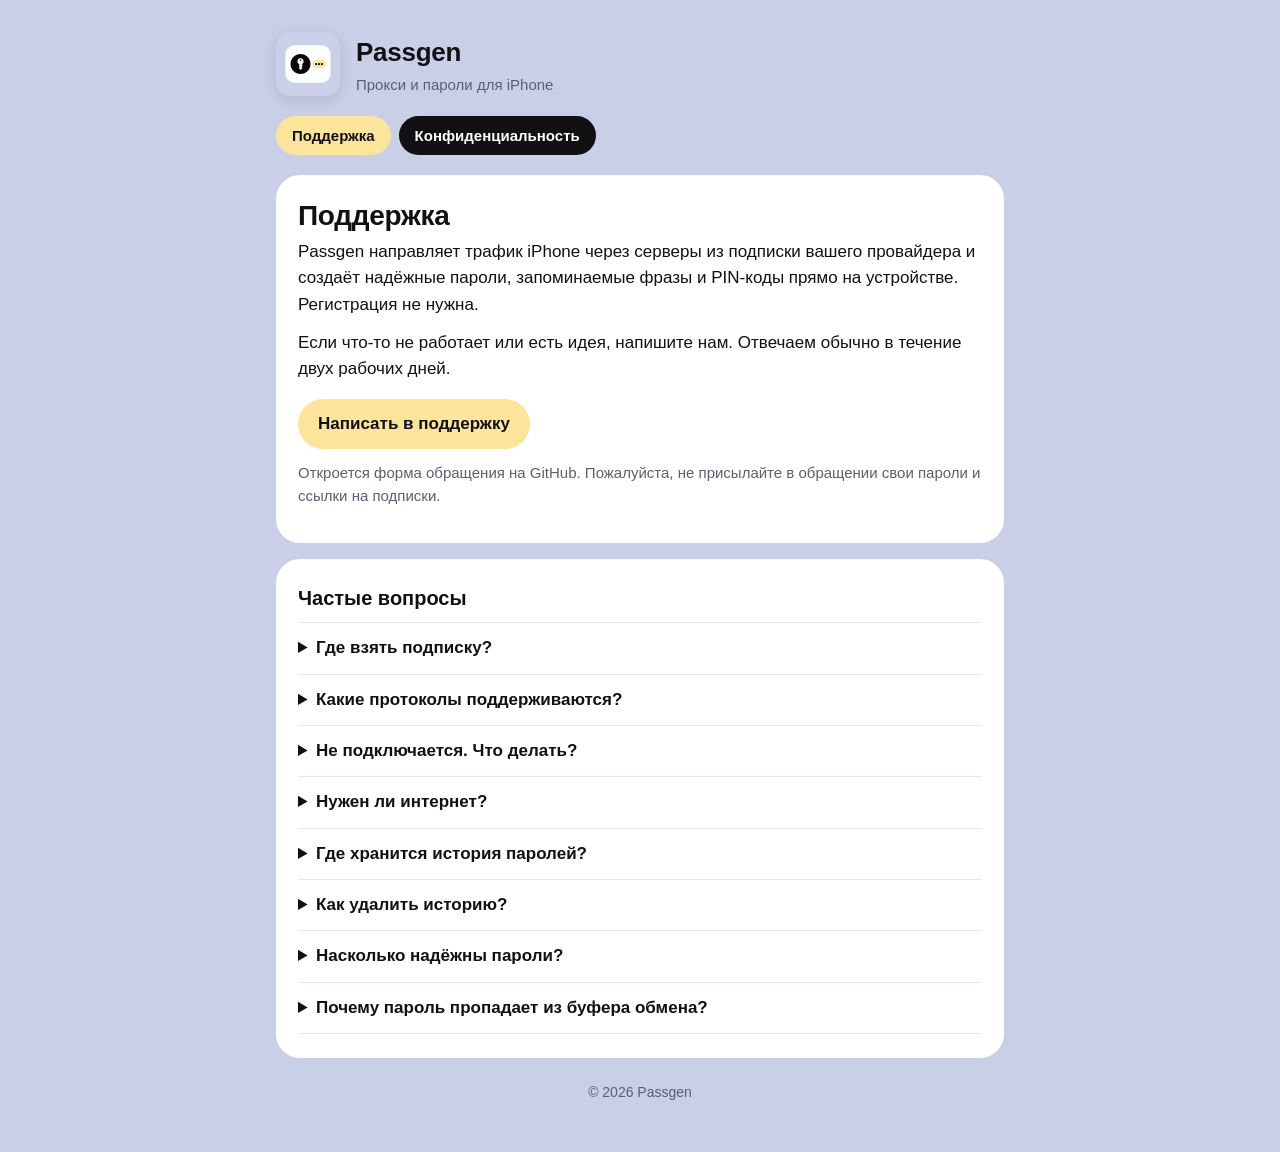
<file: index.html>
<!doctype html>
<html lang="ru">
<head>
<meta charset="utf-8">
<meta name="viewport" content="width=device-width, initial-scale=1">
<title>Passgen — поддержка</title>
<meta name="description" content="Поддержка Passgen: прокси-клиент и генератор паролей для iPhone.">
<link rel="icon" href="icon.png">
<link rel="stylesheet" href="style.css">
</head>
<body>
<div class="wrap">
  <header>
    <img src="icon.png" alt="">
    <div>
      <div class="name">Passgen</div>
      <div class="tag">Прокси и пароли для iPhone</div>
    </div>
  </header>

  <nav>
    <a href="./" aria-current="page">Поддержка</a>
    <a href="privacy.html">Конфиденциальность</a>
  </nav>

  <section class="card">
    <h1>Поддержка</h1>
    <p>Passgen направляет трафик iPhone через серверы из подписки вашего провайдера и создаёт надёжные пароли, запоминаемые фразы и PIN-коды прямо на устройстве. Регистрация не нужна.</p>
    <p>Если что-то не работает или есть идея, напишите нам. Отвечаем обычно в течение двух рабочих дней.</p>
    <a class="mail" href="https://github.com/aknurkanatbek3-bit/passgen-app/issues/new">Написать в поддержку</a>
    <p class="muted" style="margin-top:12px">Откроется форма обращения на GitHub. Пожалуйста, не присылайте в обращении свои пароли и ссылки на подписки.</p>
  </section>

  <section class="card">
    <h2>Частые вопросы</h2>
    <details>
      <summary>Где взять подписку?</summary>
      <p>У своего провайдера. Passgen не продаёт доступ к серверам и не предоставляет их: он только подключается к серверам из вашей подписки. Скопируйте ссылку вида https://… и вставьте её на первой вкладке кнопкой «+».</p>
    </details>
    <details>
      <summary>Какие протоколы поддерживаются?</summary>
      <p>VLESS (включая Reality), VMess, Trojan, Shadowsocks и SOCKS. Серверы с другими протоколами Passgen скрывает и пишет, сколько их пропущено.</p>
    </details>
    <details>
      <summary>Не подключается. Что делать?</summary>
      <p>При первом подключении iOS попросит разрешение добавить конфигурацию — разрешите его. Если подключение всё равно обрывается, обновите подписку кнопкой со стрелкой и попробуйте другой сервер. Причина последнего сбоя видна в журнале подключения (кнопка с документом вверху слева). Его можно скопировать и прислать нам или провайдеру.</p>
    </details>
    <details>
      <summary>Нужен ли интернет?</summary>
      <p>Для прокси — да. Генератор паролей работает без интернета: пароли создаются прямо на iPhone и никуда не отправляются.</p>
    </details>
    <details>
      <summary>Где хранится история паролей?</summary>
      <p>В Связке ключей iOS только на этом iPhone. Открыть её можно по Face ID или код-паролю устройства. В iCloud история не попадает.</p>
    </details>
    <details>
      <summary>Как удалить историю?</summary>
      <p>Одну запись удаляет кнопка с корзиной на её карточке во вкладке «История». Всю историю сразу — кнопка «Очистить историю» в настройках. Сохранение истории там же можно выключить.</p>
    </details>
    <details>
      <summary>Насколько надёжны пароли?</summary>
      <p>Пароли создаёт криптостойкий генератор случайных чисел iOS. Для каждого пароля приложение показывает энтропию в битах и примерное время подбора.</p>
    </details>
    <details>
      <summary>Почему пароль пропадает из буфера обмена?</summary>
      <p>Чтобы пароль не остался в буфере надолго, Passgen очищает его через выбранное время: 30 секунд, 1 или 2 минуты. Срок или «Никогда» выбирается в настройках, в разделе «Буфер обмена».</p>
    </details>
  </section>

  <footer>© 2026 Passgen</footer>
</div>
</body>
</html>
</file>
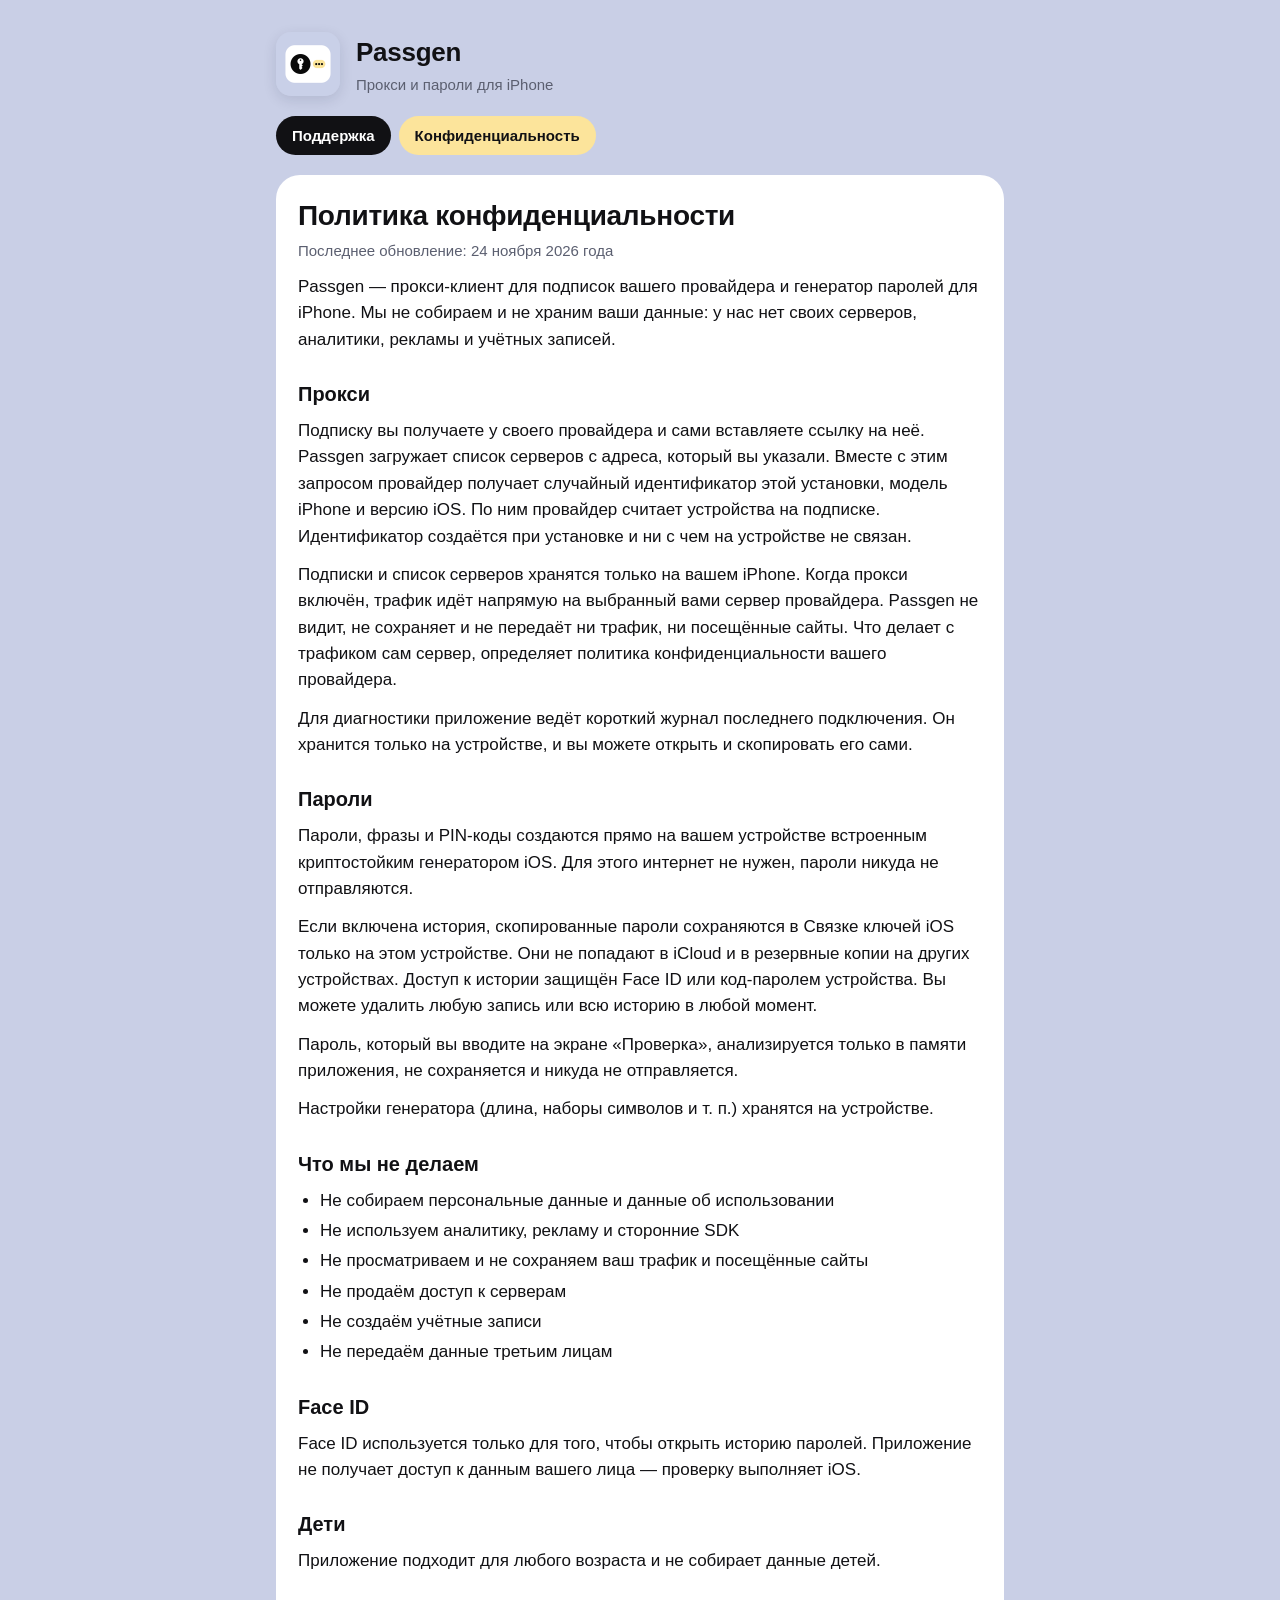
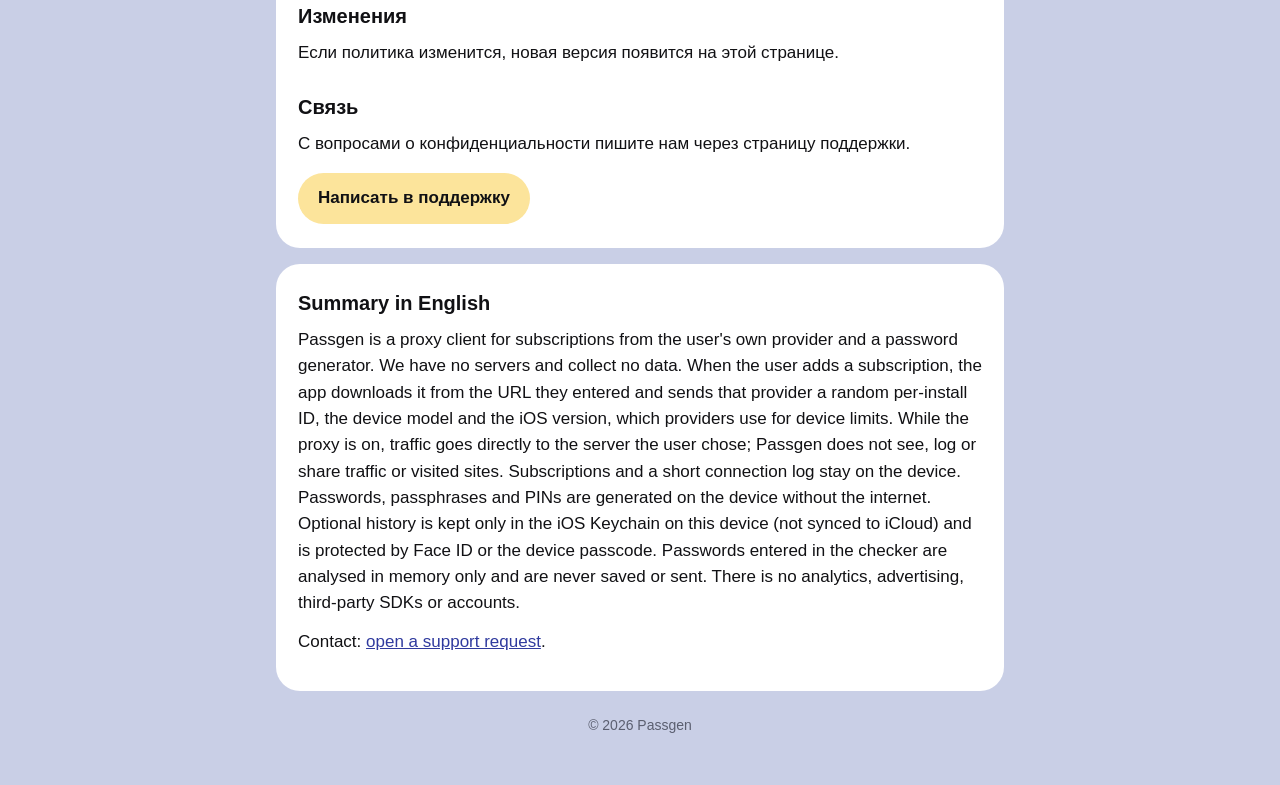
<file: privacy.html>
<!doctype html>
<html lang="ru">
<head>
<meta charset="utf-8">
<meta name="viewport" content="width=device-width, initial-scale=1">
<title>Passgen — политика конфиденциальности</title>
<meta name="description" content="Политика конфиденциальности Passgen: приложение не собирает данные и не просматривает трафик.">
<link rel="icon" href="icon.png">
<link rel="stylesheet" href="style.css">
</head>
<body>
<div class="wrap">
  <header>
    <img src="icon.png" alt="">
    <div>
      <div class="name">Passgen</div>
      <div class="tag">Прокси и пароли для iPhone</div>
    </div>
  </header>

  <nav>
    <a href="./">Поддержка</a>
    <a href="privacy.html" aria-current="page">Конфиденциальность</a>
  </nav>

  <article class="card">
    <h1>Политика конфиденциальности</h1>
    <p class="muted">Последнее обновление: 24 ноября 2026 года</p>
    <p>Passgen — прокси-клиент для подписок вашего провайдера и генератор паролей для iPhone. Мы не собираем и не храним ваши данные: у нас нет своих серверов, аналитики, рекламы и учётных записей.</p>

    <h2>Прокси</h2>
    <p>Подписку вы получаете у своего провайдера и сами вставляете ссылку на неё. Passgen загружает список серверов с адреса, который вы указали. Вместе с этим запросом провайдер получает случайный идентификатор этой установки, модель iPhone и версию iOS. По ним провайдер считает устройства на подписке. Идентификатор создаётся при установке и ни с чем на устройстве не связан.</p>
    <p>Подписки и список серверов хранятся только на вашем iPhone. Когда прокси включён, трафик идёт напрямую на выбранный вами сервер провайдера. Passgen не видит, не сохраняет и не передаёт ни трафик, ни посещённые сайты. Что делает с трафиком сам сервер, определяет политика конфиденциальности вашего провайдера.</p>
    <p>Для диагностики приложение ведёт короткий журнал последнего подключения. Он хранится только на устройстве, и вы можете открыть и скопировать его сами.</p>

    <h2>Пароли</h2>
    <p>Пароли, фразы и PIN-коды создаются прямо на вашем устройстве встроенным криптостойким генератором iOS. Для этого интернет не нужен, пароли никуда не отправляются.</p>
    <p>Если включена история, скопированные пароли сохраняются в Связке ключей iOS только на этом устройстве. Они не попадают в iCloud и в резервные копии на других устройствах. Доступ к истории защищён Face ID или код-паролем устройства. Вы можете удалить любую запись или всю историю в любой момент.</p>
    <p>Пароль, который вы вводите на экране «Проверка», анализируется только в памяти приложения, не сохраняется и никуда не отправляется.</p>
    <p>Настройки генератора (длина, наборы символов и т. п.) хранятся на устройстве.</p>

    <h2>Что мы не делаем</h2>
    <ul>
      <li>Не собираем персональные данные и данные об использовании</li>
      <li>Не используем аналитику, рекламу и сторонние SDK</li>
      <li>Не просматриваем и не сохраняем ваш трафик и посещённые сайты</li>
      <li>Не продаём доступ к серверам</li>
      <li>Не создаём учётные записи</li>
      <li>Не передаём данные третьим лицам</li>
    </ul>

    <h2>Face ID</h2>
    <p>Face ID используется только для того, чтобы открыть историю паролей. Приложение не получает доступ к данным вашего лица — проверку выполняет iOS.</p>

    <h2>Дети</h2>
    <p>Приложение подходит для любого возраста и не собирает данные детей.</p>

    <h2>Изменения</h2>
    <p>Если политика изменится, новая версия появится на этой странице.</p>

    <h2>Связь</h2>
    <p>С вопросами о конфиденциальности пишите нам через страницу поддержки.</p>
    <a class="mail" href="https://github.com/aknurkanatbek3-bit/passgen-app/issues/new">Написать в поддержку</a>
  </article>

  <article class="card" lang="en">
    <h2>Summary in English</h2>
    <p>Passgen is a proxy client for subscriptions from the user's own provider and a password generator. We have no servers and collect no data. When the user adds a subscription, the app downloads it from the URL they entered and sends that provider a random per-install ID, the device model and the iOS version, which providers use for device limits. While the proxy is on, traffic goes directly to the server the user chose; Passgen does not see, log or share traffic or visited sites. Subscriptions and a short connection log stay on the device. Passwords, passphrases and PINs are generated on the device without the internet. Optional history is kept only in the iOS Keychain on this device (not synced to iCloud) and is protected by Face ID or the device passcode. Passwords entered in the checker are analysed in memory only and are never saved or sent. There is no analytics, advertising, third-party SDKs or accounts.</p>
    <p>Contact: <a href="https://github.com/aknurkanatbek3-bit/passgen-app/issues/new">open a support request</a>.</p>
  </article>

  <footer>© 2026 Passgen</footer>
</div>
</body>
</html>
</file>
<file: style.css>
:root {
  --bg: #C9CFE6;
  --card: #FFFFFF;
  --ink: #111114;
  --muted: #5B5F70;
  --accent: #FCE49B;
  --line: #E4E6EF;
}

* { box-sizing: border-box; }

html { -webkit-text-size-adjust: 100%; }

body {
  margin: 0;
  background: var(--bg);
  color: var(--ink);
  font: 17px/1.55 -apple-system, BlinkMacSystemFont, "SF Pro Text", "Segoe UI", Roboto, Helvetica, Arial, sans-serif;
}

.wrap {
  max-width: 760px;
  margin: 0 auto;
  padding: 32px 16px 48px;
}

header {
  display: flex;
  align-items: center;
  gap: 16px;
  margin-bottom: 20px;
}

header img {
  width: 64px;
  height: 64px;
  border-radius: 15px;
  box-shadow: 0 4px 14px rgba(20, 24, 60, .12);
}

header .name { font-size: 26px; font-weight: 700; letter-spacing: -.01em; }
header .tag { color: var(--muted); font-size: 15px; }

nav { display: flex; gap: 8px; flex-wrap: wrap; margin-bottom: 20px; }

nav a {
  padding: 8px 16px;
  border-radius: 999px;
  background: var(--ink);
  color: #fff;
  text-decoration: none;
  font-size: 15px;
  font-weight: 600;
}

nav a[aria-current="page"] { background: var(--accent); color: var(--ink); }

.card {
  background: var(--card);
  border-radius: 24px;
  padding: 24px 22px;
  margin-bottom: 16px;
}

h1 { font-size: 28px; line-height: 1.2; margin: 0 0 6px; letter-spacing: -.01em; }
h2 { font-size: 20px; margin: 26px 0 8px; }
.card > h2:first-child { margin-top: 0; }
p { margin: 0 0 12px; }
ul { margin: 0 0 12px; padding-left: 22px; }
li { margin-bottom: 4px; }
.muted { color: var(--muted); font-size: 15px; }

a { color: #2F3A9E; }

.mail {
  display: inline-block;
  margin-top: 4px;
  padding: 12px 20px;
  border-radius: 999px;
  background: var(--accent);
  color: var(--ink);
  font-weight: 700;
  text-decoration: none;
  word-break: break-all;
}

details { border-top: 1px solid var(--line); padding: 12px 0; }
details:last-of-type { border-bottom: 1px solid var(--line); }
summary { cursor: pointer; font-weight: 600; }
details p { margin: 8px 0 0; }

footer { color: var(--muted); font-size: 14px; text-align: center; margin-top: 24px; }
</file>
